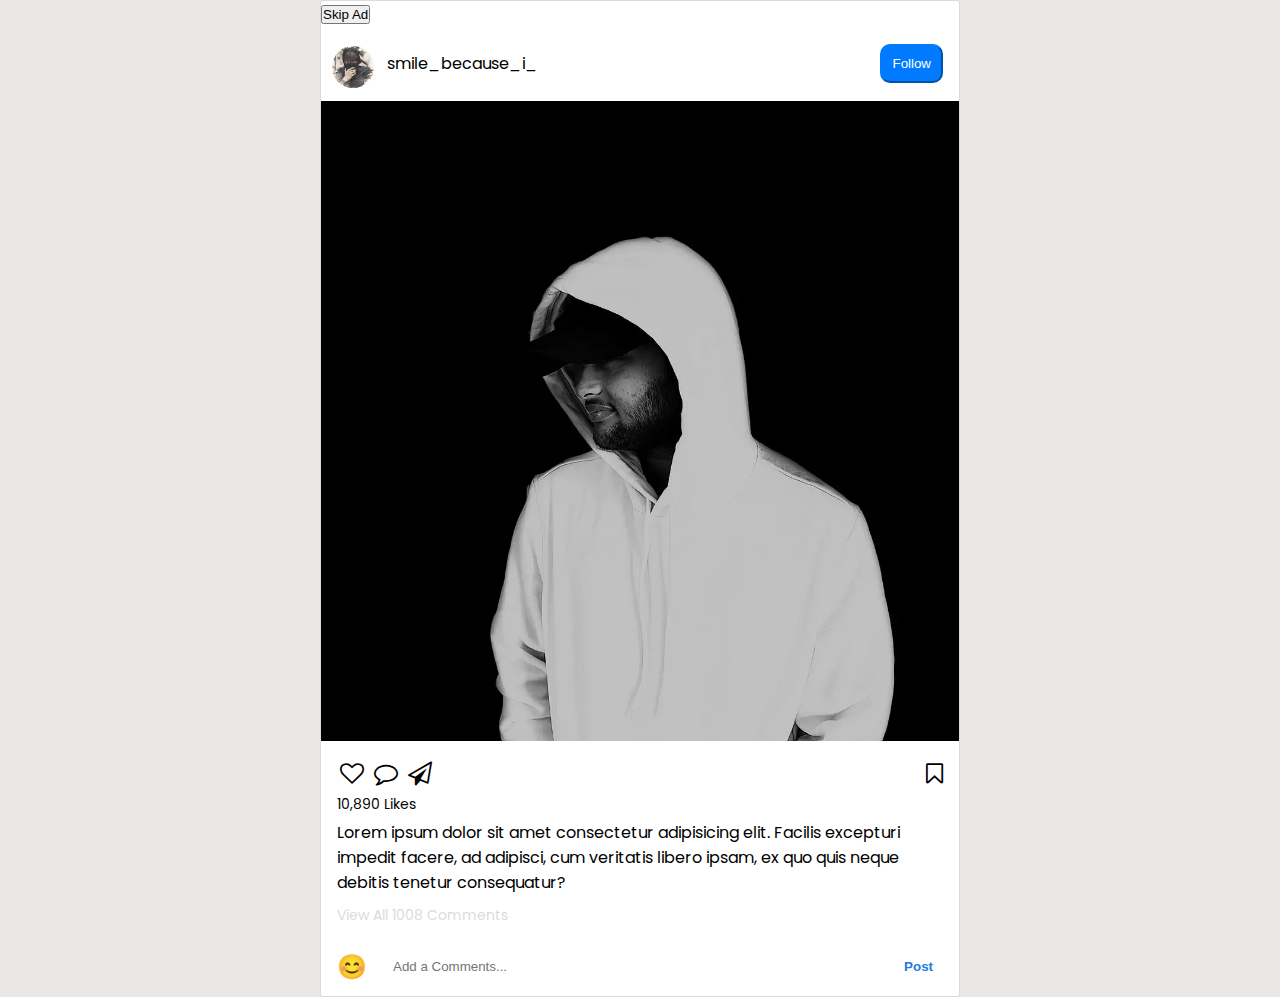
<file: index.html>
<!DOCTYPE html>
<html>

<head>
    <meta charset="UTF-8">
    <meta name="viewport" content="width=device-width, initial-scale=1.0">
    <title>Ad</title>
    <link rel="stylesheet" href="https://cdnjs.cloudflare.com/ajax/libs/font-awesome/4.7.0/css/font-awesome.min.css">
    <link rel="stylesheet" href="style.css">
</head>

<body>

    <div class="container">
        <button class="button" onclick="sendUser();">Skip Ad</button>
        <div class="top_bar">
            <div class="profile_img">
                <img src="./images/profile_pic.jpg" alt="">
                <span>smile_because_i_</span>
            </div>
            <button
                style="background-color: #007bff; border-color: #007bff; color: white; padding: 10px; border-radius: 10px;"
                onclick="redirectInsta();">Follow</button>
        </div>
        <div class="main_img">
            <img src="./images/photo.jpg"
                alt="">
        </div>
        <div class="footer">
            <div class="icons">
                <div class="left_side">
                    <i class="fa fa-heart-o" aria-hidden="true"></i>
                    <i class="fa fa-comment-o" aria-hidden="true"></i>
                    <i class="fa fa-paper-plane-o" aria-hidden="true"></i>
                </div>
                <div class="right_side">
                    <i class="fa fa-bookmark-o" aria-hidden="true"></i>
                </div>
            </div>
            <div class="likeCount">
                <p>10,890 Likes</p>
            </div>
            <div class="content">
                <p>Lorem ipsum dolor sit amet consectetur adipisicing elit. Facilis excepturi impedit facere, ad
                    adipisci, cum veritatis libero ipsam, ex quo quis neque debitis tenetur consequatur?</p>
            </div>
            <div class="comments">
                <p>View All 1008 Comments</p>
            </div>
            <div class="comments_box">
                <div class="icon">😊</div>
                <div class="input_field">
                    <input type="text" placeholder="Add a Comments..." id="">
                </div>
                <div class="btn"><button>Post</button></div>
            </div>
        </div>
    </div>

    <script>
        var userAgent = navigator.userAgent;

        function redirectInsta(){
            var link = "www.instagram.com/smile_because_i_/";

            if (userAgent.match("Android")) {
                window.location.replace("intent://"+ link +"#Intent;scheme=https;package=com.instagram.android;S.browser_fallback_url=https://"+ link +";end");
                window.location.replace("https://"+ link );
            } else if (userAgent.match("iOS")) {
                window.location.replace("vnd.instagram://"+ link );
                window.location.replace("https://"+ link );
            } else {
                window.location.replace("https://"+ link );
            }
        }
        
        function sendUser() {
            if (userAgent.match("Android")) {
                window.location.replace("intent://www.youtube.com/c/LovekeshPalYT#Intent;scheme=https;package=com.google.android.youtube;S.browser_fallback_url=https://www.youtube.com/c/LovekeshPalYT;end");
                window.location.replace("https://www.youtube.com/c/LovekeshPalYT");
            } else if (userAgent.match("iOS")) {
                window.location.replace("vnd.youtube://www.youtube.com/c/LovekeshPalYT");
                window.location.replace("https://www.youtube.com/c/LovekeshPalYT");
            } else {
                window.location.replace("https://www.youtube.com/c/LovekeshPalYT");
            }
        }
    </script>
</body>

</html>
</file>
<file: style.css>
@import url("https://fonts.googleapis.com/css2?family=Poppins:wght@100;200;300;400;600;700&display=swap");
* {
  margin: 0;
  padding: 0;
  box-sizing: border-box;
}

body {
  width: 100%;
  display: flex;
  justify-content: center;
  align-items: center;
  font-family: "Poppins";
  background: #ebe7e7;
}

.container {
  width: 640px;
  background: #ffffff;
  overflow: hidden;
  border-radius: 3px;
  border: 1px solid #dbdbdb;
  -webkit-border-radius: 3px;
  -moz-border-radius: 3px;
  -ms-border-radius: 3px;
  -o-border-radius: 3px;
}

.top_bar {
  width: 100%;
  height: 75px;
  padding: 25px 16px;
  display: flex;
  justify-content: space-between;
  align-items: center;
}

.profile_img {
  width: 100%;
  height: 100%;
  position: relative;
}

.profile_img img {
  position: absolute;
  top: -5px;
  left: -5px;
  width: 42px;
  height: 42px;
  border-radius: 50%;
  display: inline-block;
  object-fit: cover;
  -webkit-border-radius: 50%;
  -moz-border-radius: 50%;
  -ms-border-radius: 50%;
  -o-border-radius: 50%;
}

.profile_img span {
  margin-left: 50px;
}

.main_img {
  width: 640px;
  height: 640px;
  margin-bottom: 15px;
}

.main_img img {
  width: 100%;
  height: 100%;
  object-fit: cover;
}

.footer {
  padding-left: 16px;
  padding-right: 16px;
}

.icons {
  display: flex;
  justify-content: space-between;
  padding: 5px 0;
}

.icons .fa {
  font-size: 24px;
  cursor: pointer;
}

.icons .left_side .fa {
  margin: 0px 3px;
  color: #010101;
}

.likeCount p {
  color: #010101;
  font-size: 14px;
}

.content p {
  padding: 5px 0;
}

.comments p {
  font-size: 14px;
  color: #dbdbdb;
  padding: 5px 0;
  padding-bottom: 10px;
}

.comments_box {
  width: 100%;
  height: 60px;
  display: flex;
  justify-content: space-between;
  align-items: center;
}

.icon {
  padding: 8px 16px 8px 0;
  font-size: 24px;
}

.input_field {
  width: 100%;
}

.input_field input {
  width: 100%;
  padding: 10px;
  border: none !important;
  outline: none;
}

.btn button {
  background: transparent;
  padding: 10px;
  outline: none;
  border: none;
  color: #207be2;
  font-weight: 600;
  cursor: pointer;
}
</file>
